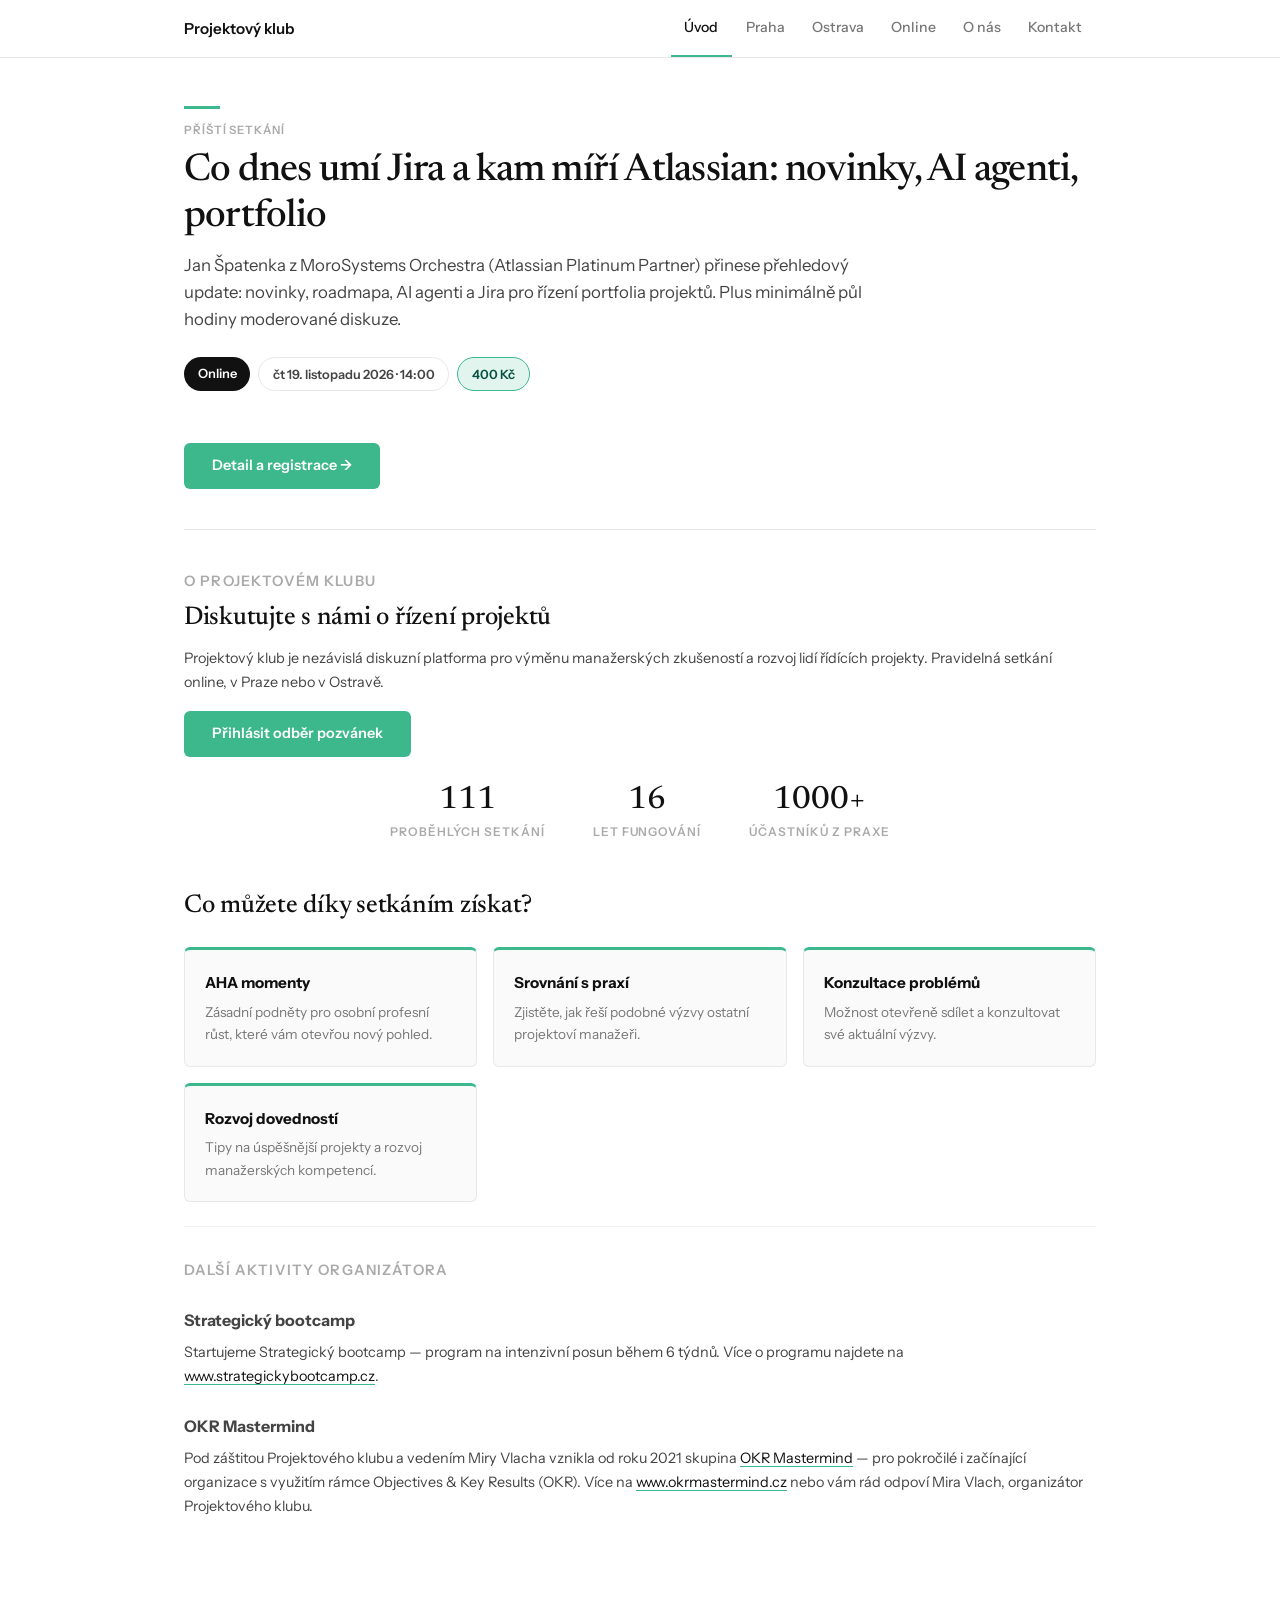
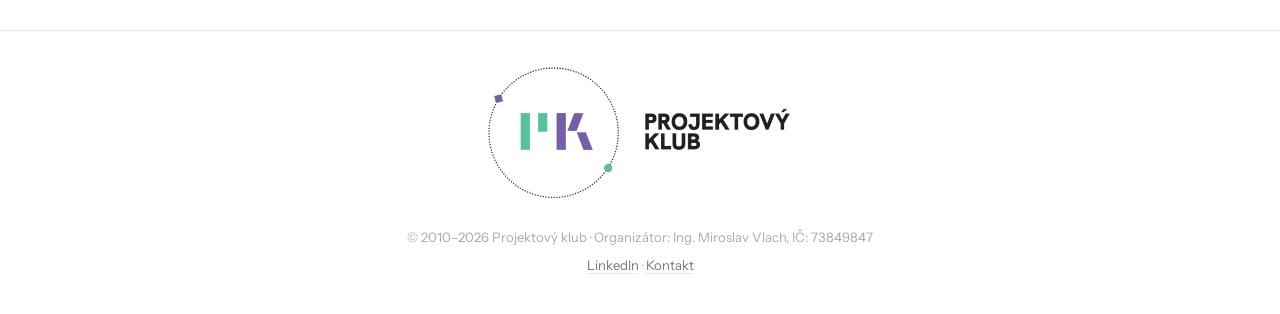
<file: index.html>
<!DOCTYPE html>
<html lang="cs">
<head>
  <meta charset="UTF-8">
  <meta name="viewport" content="width=device-width, initial-scale=1.0">
  <title>Projektový klub — Diskuzní platforma o řízení projektů</title>
  <meta name="description" content="Projektový klub je nezávislou diskuzní platformou pro výměnu manažerských zkušeností a rozvoj lidí řídících projekty. Setkání online, v Praze a Ostravě.">
  <meta property="og:title" content="Projektový klub">
  <meta property="og:description" content="Projektový klub je nezávislá diskuzní platforma pro výměnu manažerských zkušeností a rozvoj lidí řídících projekty. Pravidelná setkání online, v Praze a v Ostravě.">
  <meta property="og:url" content="https://projektovyklub.cz/">
  <link rel="canonical" href="https://projektovyklub.cz/">
  <meta property="og:image" content="https://projektovyklub.cz/img/og-default.png">
  <meta property="og:image:width" content="1200">
  <meta property="og:image:height" content="630">
  <meta property="og:image:alt" content="Projektový klub — diskuzní platforma o řízení projektů">
  <meta property="og:type" content="website">
  <meta property="og:site_name" content="Projektový klub">
  <meta name="twitter:card" content="summary_large_image">
  <link href="https://fonts.googleapis.com/css2?family=Instrument+Sans:wght@400;500;600;700&family=Newsreader:opsz,wght@6..72,400;6..72,500;6..72,600&display=swap" rel="stylesheet">
  <link rel="icon" href="img/favicon.ico" sizes="any">
  <link rel="icon" href="img/favicon-32x32.png" type="image/png" sizes="32x32">
  <link rel="apple-touch-icon" href="img/apple-touch-icon.png">
  <link rel="stylesheet" href="css/style.css">
</head>
<body>

  <header class="site-header">
    <div class="header-inner">
      <a href="/" class="site-logo">Projektový klub</a>
      <button class="nav-toggle" aria-label="Menu">
        <span></span><span></span><span></span>
      </button>
      <nav class="main-nav">
        <ul>
          <li><a href="/" class="active">Úvod</a></li>
          <li><a href="praha">Praha</a></li>
          <li><a href="ostrava">Ostrava</a></li>
          <li><a href="online">Online</a></li>
          <li><a href="o-nas">O nás</a></li>
          <li><a href="kontakt">Kontakt</a></li>
        </ul>
      </nav>
    </div>
  </header>

  <div class="page-header">
    <hr class="accent-line">
    <p class="eyebrow">Příští setkání</p>
    <h1><a href="online" style="text-decoration: none; color: var(--ink);">Co dnes umí Jira a&nbsp;kam míří Atlassian: novinky, AI agenti, portfolio</a></h1>
    <p class="lede">Jan Špatenka z MoroSystems Orchestra (Atlassian Platinum Partner) přinese přehledový update: novinky, roadmapa, AI agenti a Jira pro řízení portfolia projektů. Plus minimálně půl hodiny moderované diskuze.</p>
    <div class="chips">
      <span class="chip chip-dark">Online</span>
      <span class="chip chip-outline">čt 19. listopadu 2026 · 14:00</span>
      <span class="chip chip-teal">400 Kč</span>
    </div>
    <a href="online" class="btn btn-primary" style="margin-top: 1.25rem;">Detail a registrace →</a>
  </div>

  <main class="content">

    <hr style="border: none; border-top: 1px solid var(--border); margin: 0 0 2.5rem;">

    <p class="eyebrow" style="margin-bottom: 0.5rem;">O Projektovém klubu</p>
    <h2 style="margin-top: 0;">Diskutujte s&nbsp;námi o&nbsp;řízení projektů</h2>
    <p>Projektový klub je nezávislá diskuzní platforma pro výměnu manažerských zkušeností a rozvoj lidí řídících projekty. Pravidelná setkání online, v&nbsp;Praze nebo v&nbsp;Ostravě.</p>
    <a href="kontakt" class="btn btn-primary">Přihlásit odběr pozvánek</a>

    <div class="stats-row">
      <div class="stat"><span class="stat-number">111</span><span class="stat-label">proběhlých setkání</span></div>
      <div class="stat"><span class="stat-number">16</span><span class="stat-label">let fungování</span></div>
      <div class="stat"><span class="stat-number">1000+</span><span class="stat-label">účastníků z praxe</span></div>
    </div>

    <h2>Co můžete díky setkáním získat?</h2>

    <div class="benefits-grid">
      <div class="benefit-item">
        <h3>AHA momenty</h3>
        <p>Zásadní podněty pro osobní profesní růst, které vám otevřou nový pohled.</p>
      </div>
      <div class="benefit-item">
        <h3>Srovnání s praxí</h3>
        <p>Zjistěte, jak řeší podobné výzvy ostatní projektoví manažeři.</p>
      </div>
      <div class="benefit-item">
        <h3>Konzultace problémů</h3>
        <p>Možnost otevřeně sdílet a konzultovat své aktuální výzvy.</p>
      </div>
      <div class="benefit-item">
        <h3>Rozvoj dovedností</h3>
        <p>Tipy na úspěšnější projekty a rozvoj manažerských kompetencí.</p>
      </div>
    </div>

    <p class="section-label">Další aktivity organizátora</p>

    <h3 style="color: var(--ink-mid);">Strategický bootcamp</h3>
    <p>Startujeme Strategický bootcamp — program na intenzivní posun během 6 týdnů. Více o programu najdete na <a href="http://www.strategickybootcamp.cz" target="_blank" rel="noopener">www.strategickybootcamp.cz</a>.</p>

    <h3 style="color: var(--ink-mid);">OKR Mastermind</h3>
    <p>Pod záštitou Projektového klubu a vedením Miry Vlacha vznikla od roku 2021 skupina <a href="https://www.okrmastermind.cz/" target="_blank" rel="noopener">OKR Mastermind</a> — pro pokročilé i začínající organizace s využitím rámce Objectives &amp; Key Results (OKR). Více na <a href="https://www.okrmastermind.cz/" target="_blank" rel="noopener">www.okrmastermind.cz</a> nebo vám rád odpoví Mira Vlach, organizátor Projektového klubu.</p>

  </main>

  <footer class="site-footer">
    <div class="footer-inner">
      <img src="img/logo-basic-PK-min.png" alt="Projektový klub" style="height: 140px; display: block; margin: 0 auto 1.5rem;">
      <p>&copy; 2010–2026 Projektový klub · Organizátor: Ing. Miroslav Vlach, IČ: 73849847</p>
      <p><a href="https://www.linkedin.com/company/projektovy-klub/" target="_blank" rel="noopener">LinkedIn</a> · <a href="kontakt">Kontakt</a></p>
    </div>
  </footer>

  <script src="js/main.js"></script>
</body>
</html>
</file>
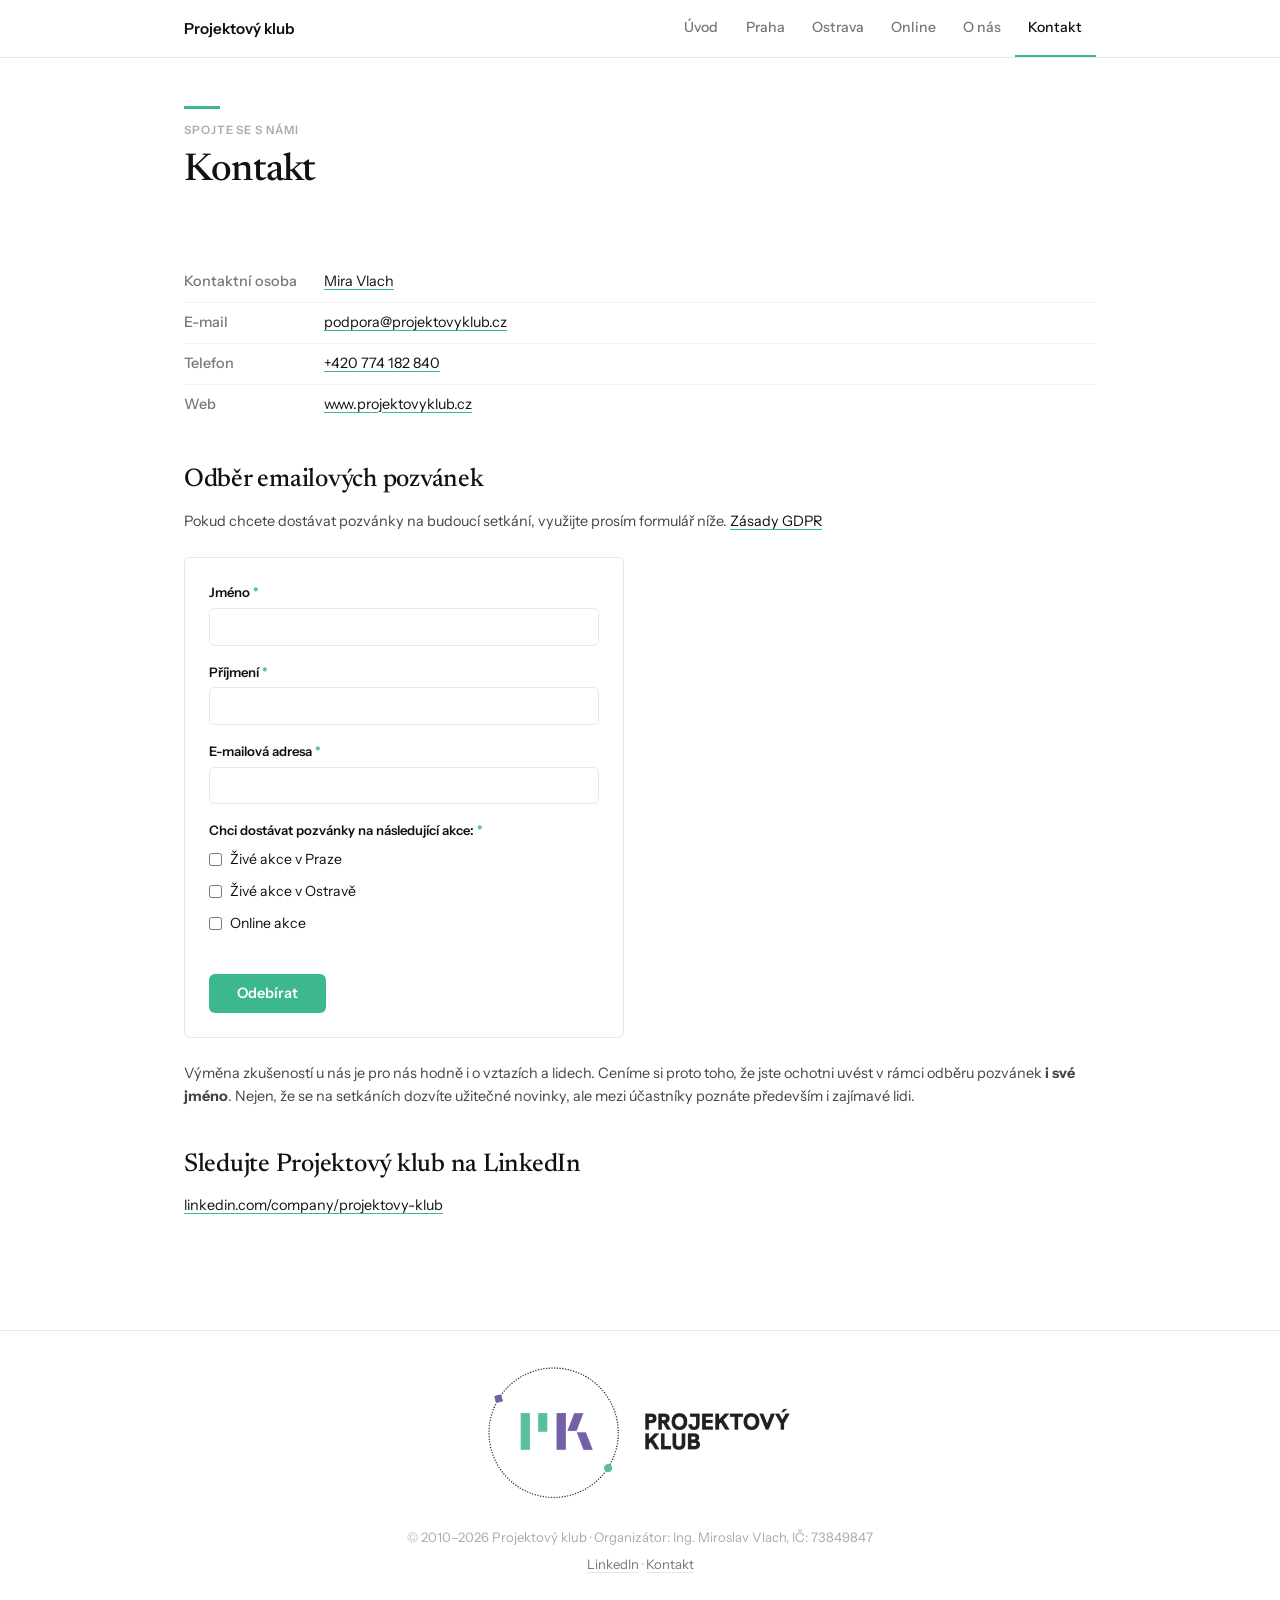
<file: kontakt.html>
<!DOCTYPE html>
<html lang="cs">
<head>
  <meta charset="UTF-8">
  <meta name="viewport" content="width=device-width, initial-scale=1.0">
  <title>Kontakt — Projektový klub</title>
  <meta name="description" content="Kontaktní údaje Projektového klubu. Odběr emailových pozvánek na setkání.">
  <meta property="og:title" content="Projektový klub — Kontakt">
  <meta property="og:description" content="Kontakt na Projektový klub a přihlášení k odběru emailových pozvánek na setkání online, v Praze a v Ostravě. Ozvěte se organizátorovi Miru Vlachovi.">
  <meta property="og:url" content="https://projektovyklub.cz/kontakt">
  <link rel="canonical" href="https://projektovyklub.cz/kontakt">
  <meta property="og:image" content="https://projektovyklub.cz/img/og-default.png">
  <meta property="og:image:width" content="1200">
  <meta property="og:image:height" content="630">
  <meta property="og:image:alt" content="Projektový klub — diskuzní platforma o řízení projektů">
  <meta property="og:type" content="website">
  <meta property="og:site_name" content="Projektový klub">
  <meta name="twitter:card" content="summary_large_image">
  <link href="https://fonts.googleapis.com/css2?family=Instrument+Sans:wght@400;500;600;700&family=Newsreader:opsz,wght@6..72,400;6..72,500;6..72,600&display=swap" rel="stylesheet">
  <link rel="icon" href="img/favicon.ico" sizes="any">
  <link rel="icon" href="img/favicon-32x32.png" type="image/png" sizes="32x32">
  <link rel="apple-touch-icon" href="img/apple-touch-icon.png">
  <link rel="stylesheet" href="css/style.css">
</head>
<body>

  <header class="site-header">
    <div class="header-inner">
      <a href="/" class="site-logo">Projektový klub</a>
      <button class="nav-toggle" aria-label="Menu">
        <span></span><span></span><span></span>
      </button>
      <nav class="main-nav">
        <ul>
          <li><a href="/">Úvod</a></li>
          <li><a href="praha">Praha</a></li>
          <li><a href="ostrava">Ostrava</a></li>
          <li><a href="online">Online</a></li>
          <li><a href="o-nas">O nás</a></li>
          <li><a href="kontakt" class="active">Kontakt</a></li>
        </ul>
      </nav>
    </div>
  </header>

  <div class="page-header">
    <hr class="accent-line">
    <p class="eyebrow">Spojte se s námi</p>
    <h1>Kontakt</h1>
  </div>

  <main class="content">

    <div class="info-table" style="margin-bottom: 2rem;">
      <div class="info-row">
        <span class="info-label">Kontaktní osoba</span>
        <span class="info-value"><a href="http://www.skolenipm.cz/" target="_blank" rel="noopener">Mira Vlach</a></span>
      </div>
      <div class="info-row">
        <span class="info-label">E-mail</span>
        <span class="info-value"><a href="mailto:podpora@projektovyklub.cz">podpora@projektovyklub.cz</a></span>
      </div>
      <div class="info-row">
        <span class="info-label">Telefon</span>
        <span class="info-value"><a href="tel:+420774182840">+420 774 182 840</a></span>
      </div>
      <div class="info-row">
        <span class="info-label">Web</span>
        <span class="info-value"><a href="https://www.projektovyklub.cz" target="_blank" rel="noopener">www.projektovyklub.cz</a></span>
      </div>
    </div>

    <h2>Odběr emailových pozvánek</h2>

    <p>Pokud chcete dostávat pozvánky na budoucí setkání, využijte prosím formulář níže. <a href="https://docs.google.com/document/d/1GPNy4386yZ_0MS69yGr_9smS4S6Z56MGbb0OvNmY8_Q/edit?usp=sharing" target="_blank" rel="noopener">Zásady GDPR</a></p>

    <!-- SmartEmailing formulář -->
    <div class="form-wrapper">
      <form
        method="post"
        id="se-webform-1"
        class="se-webform-1 se-webform"
        action="https://app.smartemailing.cz/public/web-forms-v2/display-form/676293-pz82grjhw5m6copas0gkx02xqtptvxxocfm0b859zkbeqabinp8morokcibjm8idnpuqn9nham2w5znbnmkomrtr8qu48ud4qznc"
      >
        <div class="se-webform-inner">
          <div class="se-body">
            <ul>
              <li>
                <label for="frm-webFormHtmlRenderer-webFormForm-fields-df_name" class="se-label se-required">Jméno</label>
                <input type="text" name="fields[df_name]" id="frm-webFormHtmlRenderer-webFormForm-fields-df_name" required data-nette-rules='[{"op":":filled","msg":"Jméno je povinné pole"}]'>
              </li>
              <li>
                <label for="frm-webFormHtmlRenderer-webFormForm-fields-df_surname" class="se-label se-required">Příjmení</label>
                <input type="text" name="fields[df_surname]" id="frm-webFormHtmlRenderer-webFormForm-fields-df_surname" required data-nette-rules='[{"op":":filled","msg":"Příjmení je povinné pole"}]'>
              </li>
              <li>
                <label for="frm-webFormHtmlRenderer-webFormForm-fields-df_emailaddress" class="se-label se-required">E-mailová adresa</label>
                <input type="email" name="fields[df_emailaddress]" data-emailaddress="1" id="frm-webFormHtmlRenderer-webFormForm-fields-df_emailaddress" required data-nette-rules='[{"op":":filled","msg":"E-mailová adresa je povinné pole."},{"op":":email","msg":"E-mailová adresa je povinné pole."}]'>
              </li>
              <li>
                <label class="se-label se-required">Chci dostávat pozvánky na následující akce:</label>
                <label for="frm-webFormHtmlRenderer-webFormForm-fields-cf_1-1" class="se-checkbox">
                  <input type="checkbox" name="fields[cf_1][]" id="frm-webFormHtmlRenderer-webFormForm-fields-cf_1-1" value="1">
                  Živé akce v Praze
                </label>
                <label for="frm-webFormHtmlRenderer-webFormForm-fields-cf_1-4" class="se-checkbox">
                  <input type="checkbox" name="fields[cf_1][]" id="frm-webFormHtmlRenderer-webFormForm-fields-cf_1-4" value="4">
                  Živé akce v Ostravě
                </label>
                <label for="frm-webFormHtmlRenderer-webFormForm-fields-cf_1-7" class="se-checkbox">
                  <input type="checkbox" name="fields[cf_1][]" id="frm-webFormHtmlRenderer-webFormForm-fields-cf_1-7" value="7">
                  Online akce
                </label>
              </li>
            </ul>
          </div>
          <div class="se-submit">
            <button type="submit" name="_submit" value="Odebírat">Odebírat</button>
          </div>
        </div>
        <input type="hidden" name="referrer" id="se-ref-field-id" value="">
        <input type="hidden" name="sessionid" id="se-sessionid-field" value="">
        <input type="hidden" name="sessionUid" id="se-sessionUid-field" value="">
        <input type="hidden" name="_do" value="webFormHtmlRenderer-webFormForm-submit">
      </form>
    </div>

    <!-- SmartEmailing JS pro validaci a autocomplete emailu -->
    <script>
      var __awaiter = (this && this.__awaiter) || function (thisArg, _arguments, P, generator) {
        function adopt(value) { return value instanceof P ? value : new P(function (resolve) { resolve(value); }); }
        return new (P || (P = Promise))(function (resolve, reject) {
          function fulfilled(value) { try { step(generator.next(value)); } catch (e) { reject(e); } }
          function rejected(value) { try { step(generator["throw"](value)); } catch (e) { reject(e); } }
          function step(result) { result.done ? resolve(result.value) : adopt(result.value).then(fulfilled, rejected); }
          step((generator = generator.apply(thisArg, _arguments || [])).next());
        });
      };

      // Referrer tracking
      (function() {
        var refField = document.getElementById('se-ref-field-id');
        if (refField) refField.value = document.referrer || '';
      })();
    </script>

    <p>Výměna zkušeností u nás je pro nás hodně i o vztazích a lidech. Ceníme si proto toho, že jste ochotni uvést v rámci odběru pozvánek <strong>i své jméno</strong>. Nejen, že se na setkáních dozvíte užitečné novinky, ale mezi účastníky poznáte především i zajímavé lidi.</p>

    <h2>Sledujte Projektový klub na LinkedIn</h2>
    <p><a href="https://www.linkedin.com/company/projektovy-klub/" target="_blank" rel="noopener">linkedin.com/company/projektovy-klub</a></p>

  </main>

  <footer class="site-footer">
    <div class="footer-inner">
      <img src="img/logo-basic-PK-min.png" alt="Projektový klub" style="height: 140px; display: block; margin: 0 auto 1.5rem;">
      <p>&copy; 2010–2026 Projektový klub · Organizátor: Ing. Miroslav Vlach, IČ: 73849847</p>
      <p><a href="https://www.linkedin.com/company/projektovy-klub/" target="_blank" rel="noopener">LinkedIn</a> · <a href="kontakt">Kontakt</a></p>
    </div>
  </footer>

  <script src="js/main.js"></script>
</body>
</html>
</file>
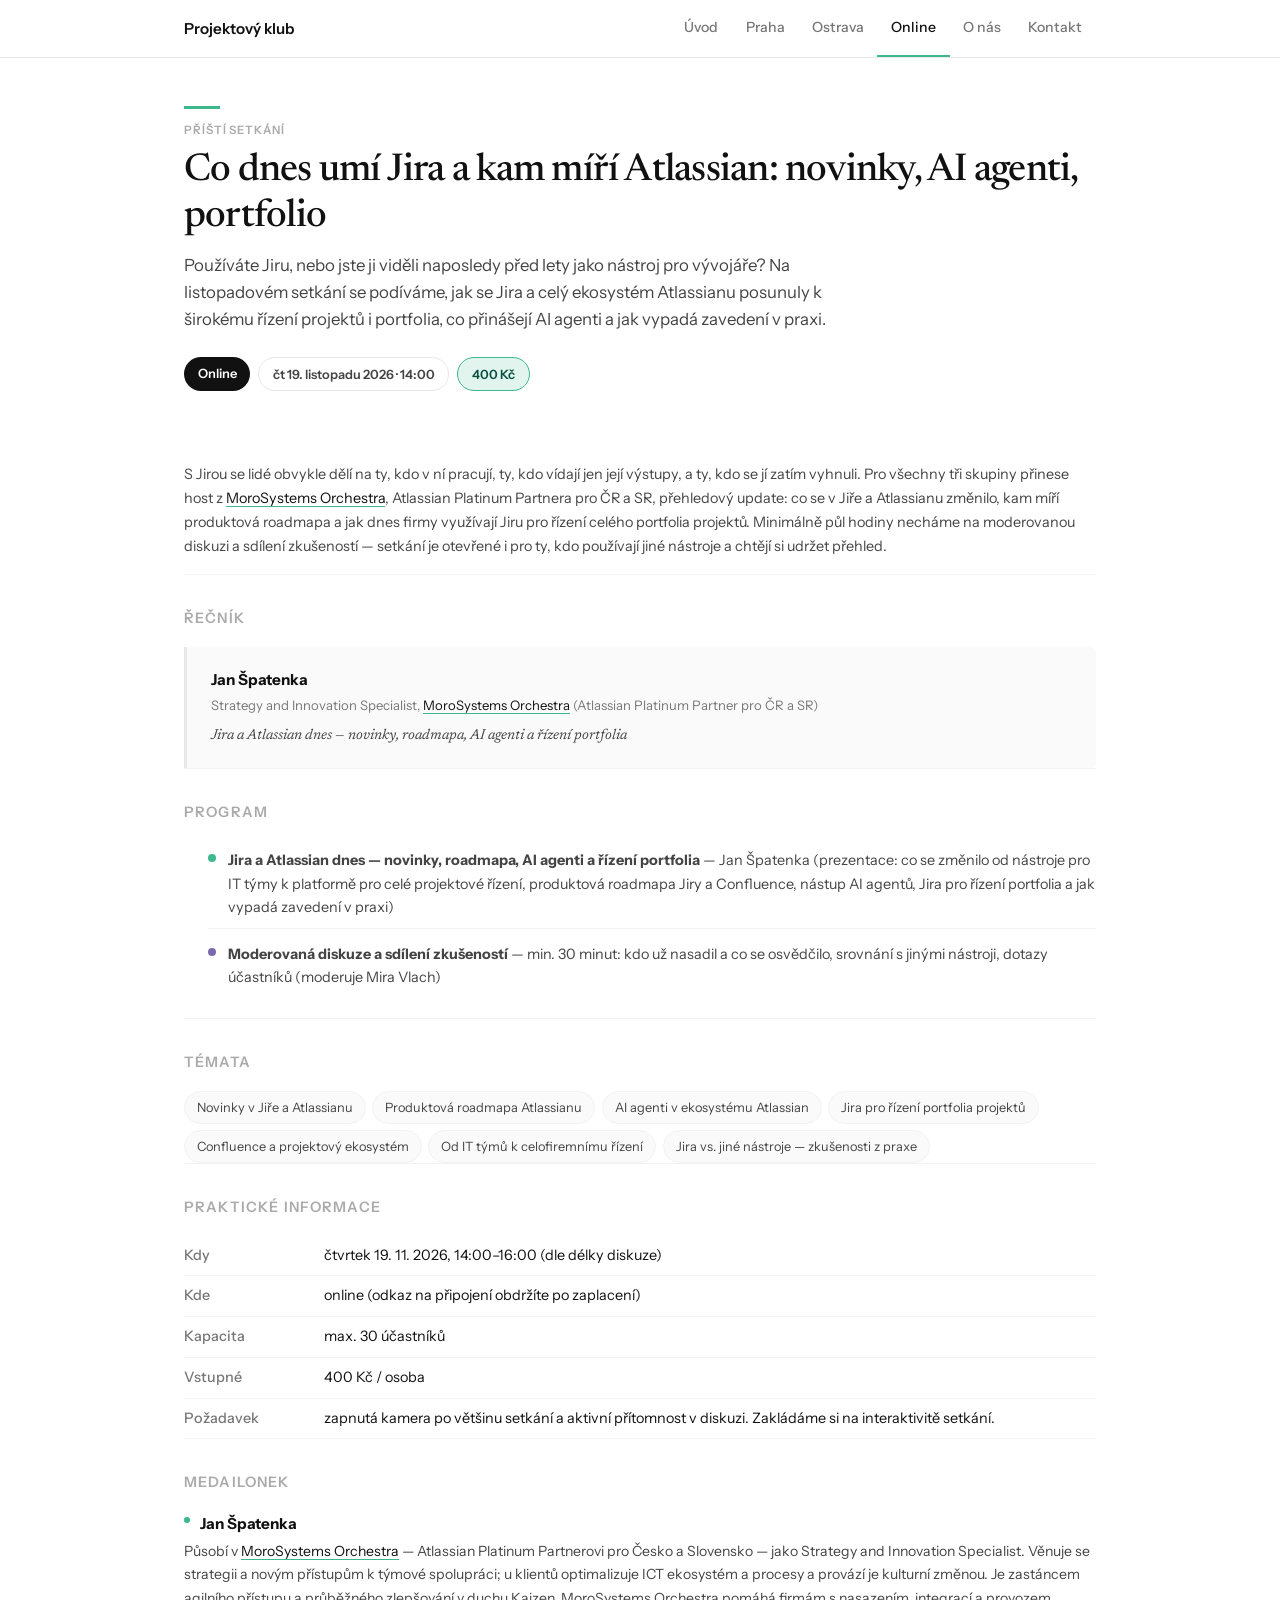
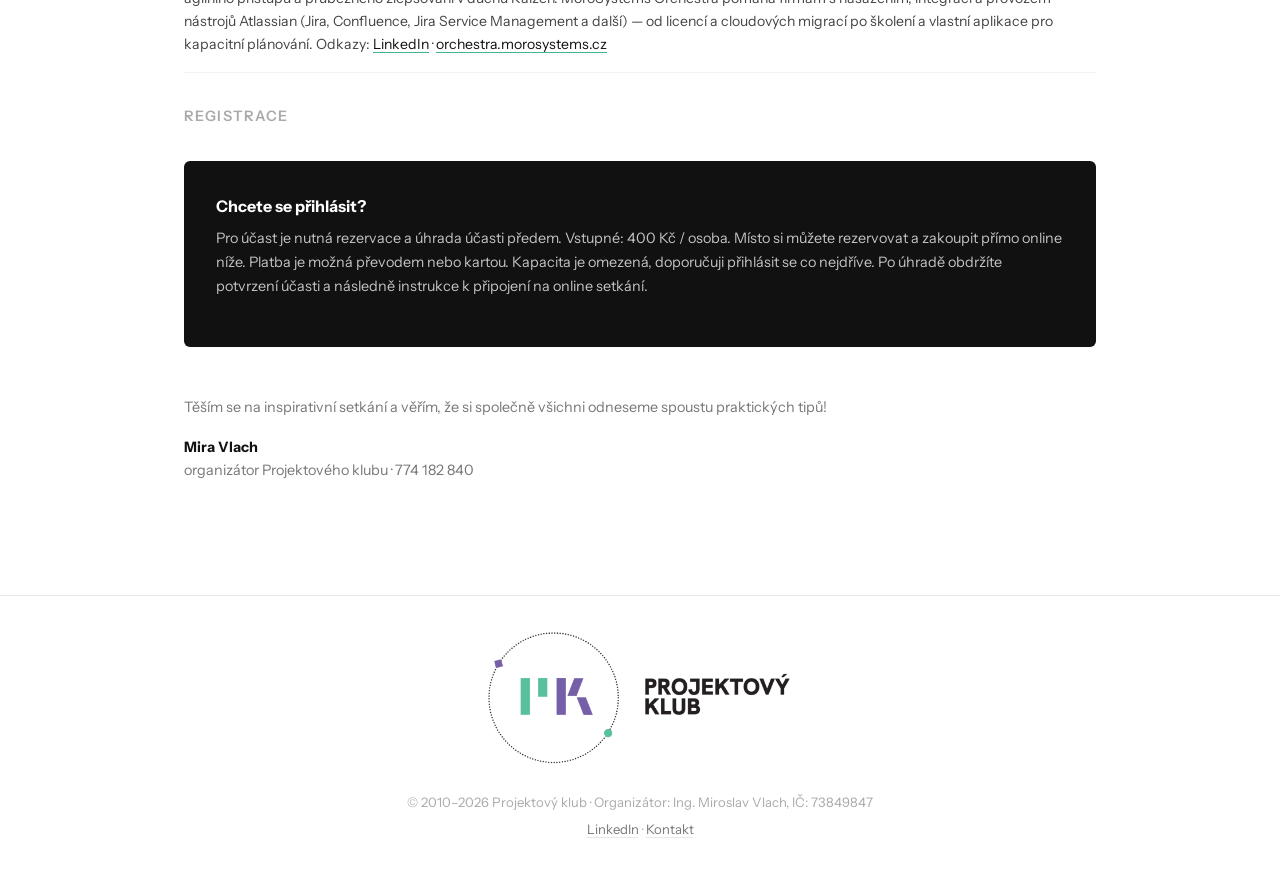
<file: online.html>
<!DOCTYPE html>
<html lang="cs">
<head>
  <meta charset="UTF-8">
  <meta name="viewport" content="width=device-width, initial-scale=1.0">
  <title>Online webináře — Projektový klub</title>
  <meta name="description" content="Online webináře Projektového klubu. Nejbližší setkání: 19. 11. 2026 — Co dnes umí Jira a kam míří Atlassian: novinky, AI agenti, portfolio. Host Jan Špatenka, MoroSystems Orchestra.">
  <meta property="og:title" content="Projektový klub — Online setkání">
  <meta property="og:description" content="Online setkání Projektového klubu — komorní moderované diskuze o řízení projektů, strategii a praxi. Aktuální téma a registraci najdete na stránce.">
  <meta property="og:url" content="https://projektovyklub.cz/online">
  <link rel="canonical" href="https://projektovyklub.cz/online">
  <meta property="og:image" content="https://projektovyklub.cz/img/og-default.png">
  <meta property="og:image:width" content="1200">
  <meta property="og:image:height" content="630">
  <meta property="og:image:alt" content="Projektový klub — diskuzní platforma o řízení projektů">
  <meta property="og:type" content="website">
  <meta property="og:site_name" content="Projektový klub">
  <meta name="twitter:card" content="summary_large_image">
  <link href="https://fonts.googleapis.com/css2?family=Instrument+Sans:wght@400;500;600;700&family=Newsreader:opsz,wght@6..72,400;6..72,500;6..72,600&display=swap" rel="stylesheet">
  <link rel="icon" href="img/favicon.ico" sizes="any">
  <link rel="icon" href="img/favicon-32x32.png" type="image/png" sizes="32x32">
  <link rel="apple-touch-icon" href="img/apple-touch-icon.png">
  <link rel="stylesheet" href="css/style.css">
</head>
<body>

  <header class="site-header">
    <div class="header-inner">
      <a href="/" class="site-logo">Projektový klub</a>
      <button class="nav-toggle" aria-label="Menu">
        <span></span><span></span><span></span>
      </button>
      <nav class="main-nav">
        <ul>
          <li><a href="/">Úvod</a></li>
          <li><a href="praha">Praha</a></li>
          <li><a href="ostrava">Ostrava</a></li>
          <li><a href="online" class="active">Online</a></li>
          <li><a href="o-nas">O nás</a></li>
          <li><a href="kontakt">Kontakt</a></li>
        </ul>
      </nav>
    </div>
  </header>

  <div class="page-header">
    <hr class="accent-line">
    <p class="eyebrow">Příští setkání</p>
    <h1>Co dnes umí Jira a&nbsp;kam míří Atlassian: novinky, AI agenti, portfolio</h1>
    <p class="lede">Používáte Jiru, nebo jste ji viděli naposledy před lety jako nástroj pro vývojáře? Na listopadovém setkání se podíváme, jak se Jira a celý ekosystém Atlassianu posunuly k širokému řízení projektů i portfolia, co přinášejí AI agenti a jak vypadá zavedení v praxi.</p>
    <div class="chips">
      <span class="chip chip-dark">Online</span>
      <span class="chip chip-outline">čt 19. listopadu 2026 · 14:00</span>
      <span class="chip chip-teal">400 Kč</span>
    </div>
  </div>

  <main class="content">

    <p>S Jirou se lidé obvykle dělí na ty, kdo v ní pracují, ty, kdo vídají jen její výstupy, a ty, kdo se jí zatím vyhnuli. Pro všechny tři skupiny přinese host z <a href="https://orchestra.morosystems.cz/" target="_blank" rel="noopener">MoroSystems Orchestra</a>, Atlassian Platinum Partnera pro ČR a SR, přehledový update: co se v Jiře a Atlassianu změnilo, kam míří produktová roadmapa a jak dnes firmy využívají Jiru pro řízení celého portfolia projektů. Minimálně půl hodiny necháme na moderovanou diskuzi a sdílení zkušeností — setkání je otevřené i pro ty, kdo používají jiné nástroje a chtějí si udržet přehled.</p>

    <p class="section-label">Řečník</p>
    <div class="speakers-grid">
      <div class="speaker-card">
        <div class="speaker-name">Jan Špatenka</div>
        <div class="speaker-role">Strategy and Innovation Specialist, <a href="https://orchestra.morosystems.cz/" target="_blank" rel="noopener">MoroSystems Orchestra</a> (Atlassian Platinum Partner pro ČR a SR)</div>
        <div class="speaker-talk">Jira a Atlassian dnes — novinky, roadmapa, AI agenti a řízení portfolia</div>
      </div>
    </div>

    <p class="section-label">Program</p>
    <ul class="program-list">
      <li><strong>Jira a Atlassian dnes — novinky, roadmapa, AI agenti a řízení portfolia</strong> — Jan Špatenka (prezentace: co se změnilo od nástroje pro IT týmy k platformě pro celé projektové řízení, produktová roadmapa Jiry a Confluence, nástup AI agentů, Jira pro řízení portfolia a jak vypadá zavedení v praxi)</li>
      <li class="purple"><strong>Moderovaná diskuze a sdílení zkušeností</strong> — min. 30 minut: kdo už nasadil a co se osvědčilo, srovnání s jinými nástroji, dotazy účastníků (moderuje Mira Vlach)</li>
    </ul>

    <p class="section-label">Témata</p>
    <div class="topic-tags">
      <span class="topic-tag">Novinky v Jiře a Atlassianu</span>
      <span class="topic-tag">Produktová roadmapa Atlassianu</span>
      <span class="topic-tag">AI agenti v ekosystému Atlassian</span>
      <span class="topic-tag">Jira pro řízení portfolia projektů</span>
      <span class="topic-tag">Confluence a projektový ekosystém</span>
      <span class="topic-tag">Od IT týmů k celofiremnímu řízení</span>
      <span class="topic-tag">Jira vs. jiné nástroje — zkušenosti z praxe</span>
    </div>

    <p class="section-label">Praktické informace</p>
    <div class="info-table">
      <div class="info-row">
        <span class="info-label">Kdy</span>
        <span class="info-value">čtvrtek 19. 11. 2026, 14:00–16:00 (dle délky diskuze)</span>
      </div>
      <div class="info-row">
        <span class="info-label">Kde</span>
        <span class="info-value">online (odkaz na připojení obdržíte po zaplacení)</span>
      </div>
      <div class="info-row">
        <span class="info-label">Kapacita</span>
        <span class="info-value">max. 30 účastníků</span>
      </div>
      <div class="info-row">
        <span class="info-label">Vstupné</span>
        <span class="info-value">400 Kč / osoba</span>
      </div>
      <div class="info-row">
        <span class="info-label">Požadavek</span>
        <span class="info-value">zapnutá kamera po většinu setkání a aktivní přítomnost v diskuzi. Zakládáme si na interaktivitě setkání.</span>
      </div>
    </div>

    <p class="section-label">Medailonek</p>
    <div class="bio">
      <div class="bio-name">Jan Špatenka</div>
      <p>Působí v <a href="https://orchestra.morosystems.cz/" target="_blank" rel="noopener">MoroSystems Orchestra</a> — Atlassian Platinum Partnerovi pro Česko a Slovensko — jako Strategy and Innovation Specialist. Věnuje se strategii a novým přístupům k týmové spolupráci; u klientů optimalizuje ICT ekosystém a procesy a provází je kulturní změnou. Je zastáncem agilního přístupu a průběžného zlepšování v duchu Kaizen. MoroSystems Orchestra pomáhá firmám s nasazením, integrací a provozem nástrojů Atlassian (Jira, Confluence, Jira Service Management a další) — od licencí a cloudových migrací po školení a vlastní aplikace pro kapacitní plánování. Odkazy: <a href="https://www.linkedin.com/in/jan-spatenka-a31181126/" target="_blank" rel="noopener">LinkedIn</a> · <a href="https://orchestra.morosystems.cz/" target="_blank" rel="noopener">orchestra.morosystems.cz</a></p>
    </div>

    <p class="section-label">Registrace</p>
    <div class="cta-block">
      <h3>Chcete se přihlásit?</h3>
      <p>Pro účast je nutná rezervace a úhrada účasti předem. Vstupné: 400 Kč / osoba. Místo si můžete rezervovat a zakoupit přímo online níže. Platba je možná převodem nebo kartou. Kapacita je omezená, doporučuji přihlásit se co nejdříve. Po úhradě obdržíte potvrzení účasti a následně instrukce k připojení na online setkání.</p>
    </div>

    <!-- FAPI registrační/platební formulář -->
    <script type="text/javascript" src="https://form.fapi.cz/script.php?id=4619387c-121b-4730-b55f-bc7c3ff9aa24"></script>

    <div class="cta-signature" style="margin-top: 1.5rem; font-size: 0.88rem; color: var(--ink-soft);">
      <p>Těším se na inspirativní setkání a věřím, že si společně všichni odneseme spoustu praktických tipů!</p>
      <p><strong style="color: var(--ink);">Mira Vlach</strong><br>organizátor Projektového klubu · 774 182 840</p>
    </div>

  </main>

  <footer class="site-footer">
    <div class="footer-inner">
      <img src="img/logo-basic-PK-min.png" alt="Projektový klub" style="height: 140px; display: block; margin: 0 auto 1.5rem;">
      <p>&copy; 2010–2026 Projektový klub · Organizátor: Ing. Miroslav Vlach, IČ: 73849847</p>
      <p><a href="https://www.linkedin.com/company/projektovy-klub/" target="_blank" rel="noopener">LinkedIn</a> · <a href="kontakt">Kontakt</a></p>
    </div>
  </footer>

  <script src="js/main.js"></script>
</body>
</html>
</file>
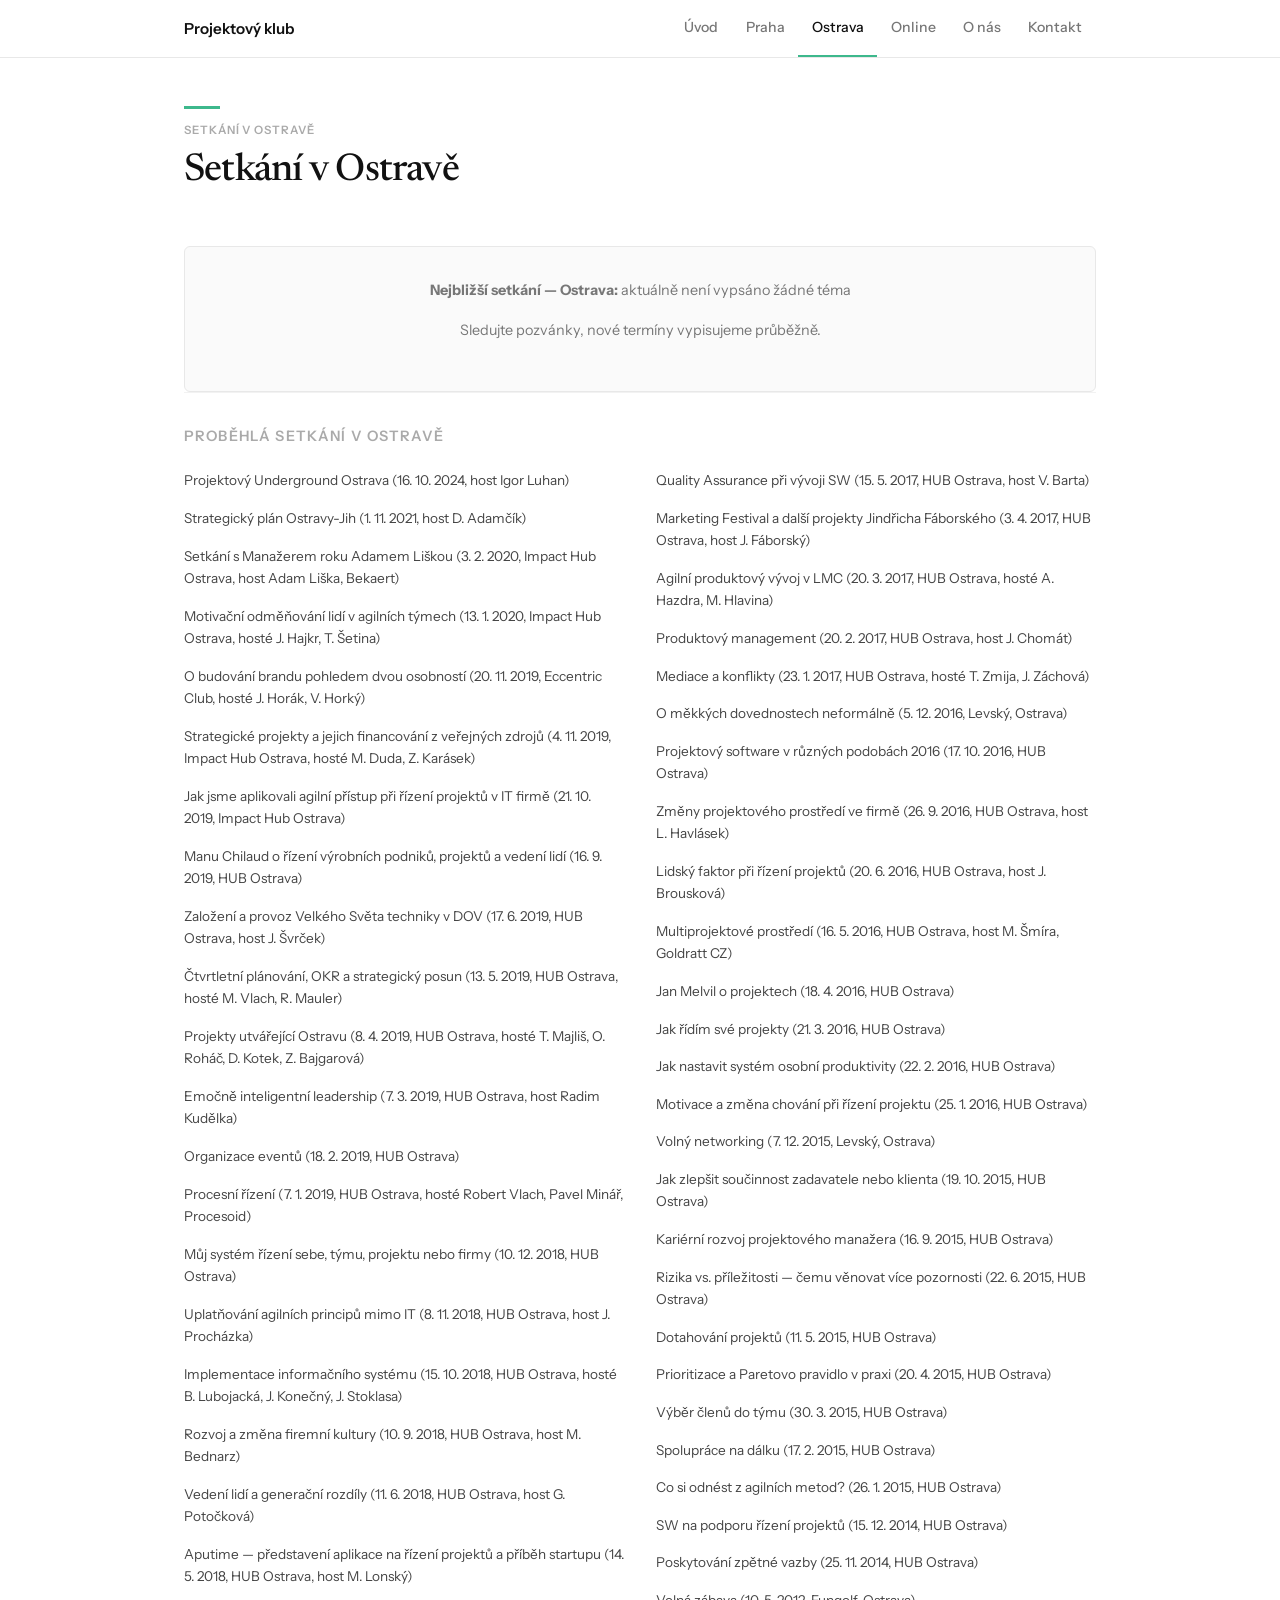
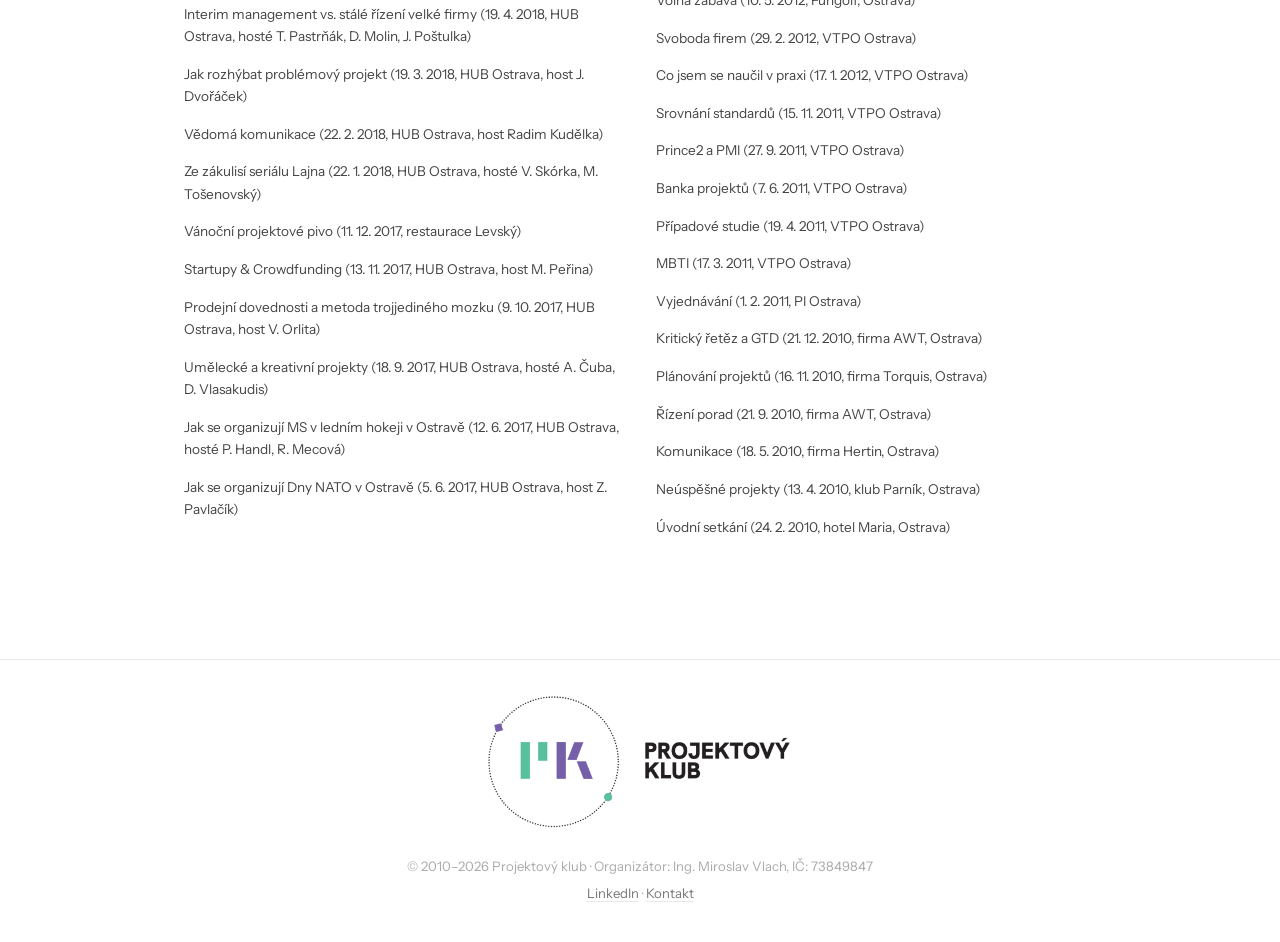
<file: ostrava.html>
<!DOCTYPE html>
<html lang="cs">
<head>
  <meta charset="UTF-8">
  <meta name="viewport" content="width=device-width, initial-scale=1.0">
  <title>Ostrava — Projektový klub</title>
  <meta name="description" content="Setkání Projektového klubu v Ostravě. Termíny, témata a informace o ostravských setkáních.">
  <meta property="og:title" content="Projektový klub — Ostrava">
  <meta property="og:description" content="Setkání Projektového klubu v Ostravě — přehled proběhlých ostravských setkání, jejich témata a hosté. Nové termíny vypisujeme průběžně, sledujte pozvánky.">
  <meta property="og:url" content="https://projektovyklub.cz/ostrava">
  <link rel="canonical" href="https://projektovyklub.cz/ostrava">
  <meta property="og:image" content="https://projektovyklub.cz/img/og-default.png">
  <meta property="og:image:width" content="1200">
  <meta property="og:image:height" content="630">
  <meta property="og:image:alt" content="Projektový klub — diskuzní platforma o řízení projektů">
  <meta property="og:type" content="website">
  <meta property="og:site_name" content="Projektový klub">
  <meta name="twitter:card" content="summary_large_image">
  <link href="https://fonts.googleapis.com/css2?family=Instrument+Sans:wght@400;500;600;700&family=Newsreader:opsz,wght@6..72,400;6..72,500;6..72,600&display=swap" rel="stylesheet">
  <link rel="icon" href="img/favicon.ico" sizes="any">
  <link rel="icon" href="img/favicon-32x32.png" type="image/png" sizes="32x32">
  <link rel="apple-touch-icon" href="img/apple-touch-icon.png">
  <link rel="stylesheet" href="css/style.css">
</head>
<body>

  <header class="site-header">
    <div class="header-inner">
      <a href="/" class="site-logo">Projektový klub</a>
      <button class="nav-toggle" aria-label="Menu">
        <span></span><span></span><span></span>
      </button>
      <nav class="main-nav">
        <ul>
          <li><a href="/">Úvod</a></li>
          <li><a href="praha">Praha</a></li>
          <li><a href="ostrava" class="active">Ostrava</a></li>
          <li><a href="online">Online</a></li>
          <li><a href="o-nas">O nás</a></li>
          <li><a href="kontakt">Kontakt</a></li>
        </ul>
      </nav>
    </div>
  </header>

  <div class="page-header">
    <hr class="accent-line">
    <p class="eyebrow">Setkání v Ostravě</p>
    <h1>Setkání v Ostravě</h1>
  </div>

  <main class="content">

    <div class="no-event">
      <p><strong>Nejbližší setkání — Ostrava:</strong> aktuálně není vypsáno žádné téma</p>
      <p>Sledujte pozvánky, nové termíny vypisujeme průběžně.</p>
    </div>

    <p class="section-label">Proběhlá setkání v Ostravě</p>

    <ul class="history-list" style="list-style: none; margin-left: 0; padding-left: 0;">
      <li>Projektový Underground Ostrava (16. 10. 2024, host Igor Luhan)</li>
      <li>Strategický plán Ostravy-Jih (1. 11. 2021, host D. Adamčík)</li>
      <li>Setkání s Manažerem roku Adamem Liškou (3. 2. 2020, Impact Hub Ostrava, host Adam Liška, Bekaert)</li>
      <li>Motivační odměňování lidí v agilních týmech (13. 1. 2020, Impact Hub Ostrava, hosté J. Hajkr, T. Šetina)</li>
      <li>O budování brandu pohledem dvou osobností (20. 11. 2019, Eccentric Club, hosté J. Horák, V. Horký)</li>
      <li>Strategické projekty a jejich financování z veřejných zdrojů (4. 11. 2019, Impact Hub Ostrava, hosté M. Duda, Z. Karásek)</li>
      <li>Jak jsme aplikovali agilní přístup při řízení projektů v IT firmě (21. 10. 2019, Impact Hub Ostrava)</li>
      <li>Manu Chilaud o řízení výrobních podniků, projektů a vedení lidí (16. 9. 2019, HUB Ostrava)</li>
      <li>Založení a provoz Velkého Světa techniky v DOV (17. 6. 2019, HUB Ostrava, host J. Švrček)</li>
      <li>Čtvrtletní plánování, OKR a strategický posun (13. 5. 2019, HUB Ostrava, hosté M. Vlach, R. Mauler)</li>
      <li>Projekty utvářející Ostravu (8. 4. 2019, HUB Ostrava, hosté T. Majliš, O. Roháč, D. Kotek, Z. Bajgarová)</li>
      <li>Emočně inteligentní leadership (7. 3. 2019, HUB Ostrava, host Radim Kudělka)</li>
      <li>Organizace eventů (18. 2. 2019, HUB Ostrava)</li>
      <li>Procesní řízení (7. 1. 2019, HUB Ostrava, hosté Robert Vlach, Pavel Minář, Procesoid)</li>
      <li>Můj systém řízení sebe, týmu, projektu nebo firmy (10. 12. 2018, HUB Ostrava)</li>
      <li>Uplatňování agilních principů mimo IT (8. 11. 2018, HUB Ostrava, host J. Procházka)</li>
      <li>Implementace informačního systému (15. 10. 2018, HUB Ostrava, hosté B. Lubojacká, J. Konečný, J. Stoklasa)</li>
      <li>Rozvoj a změna firemní kultury (10. 9. 2018, HUB Ostrava, host M. Bednarz)</li>
      <li>Vedení lidí a generační rozdíly (11. 6. 2018, HUB Ostrava, host G. Potočková)</li>
      <li>Aputime — představení aplikace na řízení projektů a příběh startupu (14. 5. 2018, HUB Ostrava, host M. Lonský)</li>
      <li>Interim management vs. stálé řízení velké firmy (19. 4. 2018, HUB Ostrava, hosté T. Pastrňák, D. Molin, J. Poštulka)</li>
      <li>Jak rozhýbat problémový projekt (19. 3. 2018, HUB Ostrava, host J. Dvořáček)</li>
      <li>Vědomá komunikace (22. 2. 2018, HUB Ostrava, host Radim Kudělka)</li>
      <li>Ze zákulisí seriálu Lajna (22. 1. 2018, HUB Ostrava, hosté V. Skórka, M. Tošenovský)</li>
      <li>Vánoční projektové pivo (11. 12. 2017, restaurace Levský)</li>
      <li>Startupy &amp; Crowdfunding (13. 11. 2017, HUB Ostrava, host M. Peřina)</li>
      <li>Prodejní dovednosti a metoda trojjediného mozku (9. 10. 2017, HUB Ostrava, host V. Orlita)</li>
      <li>Umělecké a kreativní projekty (18. 9. 2017, HUB Ostrava, hosté A. Čuba, D. Vlasakudis)</li>
      <li>Jak se organizují MS v ledním hokeji v Ostravě (12. 6. 2017, HUB Ostrava, hosté P. Handl, R. Mecová)</li>
      <li>Jak se organizují Dny NATO v Ostravě (5. 6. 2017, HUB Ostrava, host Z. Pavlačík)</li>
      <li>Quality Assurance při vývoji SW (15. 5. 2017, HUB Ostrava, host V. Barta)</li>
      <li>Marketing Festival a další projekty Jindřicha Fáborského (3. 4. 2017, HUB Ostrava, host J. Fáborský)</li>
      <li>Agilní produktový vývoj v LMC (20. 3. 2017, HUB Ostrava, hosté A. Hazdra, M. Hlavina)</li>
      <li>Produktový management (20. 2. 2017, HUB Ostrava, host J. Chomát)</li>
      <li>Mediace a konflikty (23. 1. 2017, HUB Ostrava, hosté T. Zmija, J. Záchová)</li>
      <li>O měkkých dovednostech neformálně (5. 12. 2016, Levský, Ostrava)</li>
      <li>Projektový software v různých podobách 2016 (17. 10. 2016, HUB Ostrava)</li>
      <li>Změny projektového prostředí ve firmě (26. 9. 2016, HUB Ostrava, host L. Havlásek)</li>
      <li>Lidský faktor při řízení projektů (20. 6. 2016, HUB Ostrava, host J. Brousková)</li>
      <li>Multiprojektové prostředí (16. 5. 2016, HUB Ostrava, host M. Šmíra, Goldratt CZ)</li>
      <li>Jan Melvil o projektech (18. 4. 2016, HUB Ostrava)</li>
      <li>Jak řídím své projekty (21. 3. 2016, HUB Ostrava)</li>
      <li>Jak nastavit systém osobní produktivity (22. 2. 2016, HUB Ostrava)</li>
      <li>Motivace a změna chování při řízení projektu (25. 1. 2016, HUB Ostrava)</li>
      <li>Volný networking (7. 12. 2015, Levský, Ostrava)</li>
      <li>Jak zlepšit součinnost zadavatele nebo klienta (19. 10. 2015, HUB Ostrava)</li>
      <li>Kariérní rozvoj projektového manažera (16. 9. 2015, HUB Ostrava)</li>
      <li>Rizika vs. příležitosti — čemu věnovat více pozornosti (22. 6. 2015, HUB Ostrava)</li>
      <li>Dotahování projektů (11. 5. 2015, HUB Ostrava)</li>
      <li>Prioritizace a Paretovo pravidlo v praxi (20. 4. 2015, HUB Ostrava)</li>
      <li>Výběr členů do týmu (30. 3. 2015, HUB Ostrava)</li>
      <li>Spolupráce na dálku (17. 2. 2015, HUB Ostrava)</li>
      <li>Co si odnést z agilních metod? (26. 1. 2015, HUB Ostrava)</li>
      <li>SW na podporu řízení projektů (15. 12. 2014, HUB Ostrava)</li>
      <li>Poskytování zpětné vazby (25. 11. 2014, HUB Ostrava)</li>
      <li>Volná zábava (10. 5. 2012, Fungolf, Ostrava)</li>
      <li>Svoboda firem (29. 2. 2012, VTPO Ostrava)</li>
      <li>Co jsem se naučil v praxi (17. 1. 2012, VTPO Ostrava)</li>
      <li>Srovnání standardů (15. 11. 2011, VTPO Ostrava)</li>
      <li>Prince2 a PMI (27. 9. 2011, VTPO Ostrava)</li>
      <li>Banka projektů (7. 6. 2011, VTPO Ostrava)</li>
      <li>Případové studie (19. 4. 2011, VTPO Ostrava)</li>
      <li>MBTI (17. 3. 2011, VTPO Ostrava)</li>
      <li>Vyjednávání (1. 2. 2011, PI Ostrava)</li>
      <li>Kritický řetěz a GTD (21. 12. 2010, firma AWT, Ostrava)</li>
      <li>Plánování projektů (16. 11. 2010, firma Torquis, Ostrava)</li>
      <li>Řízení porad (21. 9. 2010, firma AWT, Ostrava)</li>
      <li>Komunikace (18. 5. 2010, firma Hertin, Ostrava)</li>
      <li>Neúspěšné projekty (13. 4. 2010, klub Parník, Ostrava)</li>
      <li>Úvodní setkání (24. 2. 2010, hotel Maria, Ostrava)</li>
    </ul>

  </main>

  <footer class="site-footer">
    <div class="footer-inner">
      <img src="img/logo-basic-PK-min.png" alt="Projektový klub" style="height: 140px; display: block; margin: 0 auto 1.5rem;">
      <p>&copy; 2010–2026 Projektový klub · Organizátor: Ing. Miroslav Vlach, IČ: 73849847</p>
      <p><a href="https://www.linkedin.com/company/projektovy-klub/" target="_blank" rel="noopener">LinkedIn</a> · <a href="kontakt">Kontakt</a></p>
    </div>
  </footer>

  <script src="js/main.js"></script>
</body>
</html>
</file>
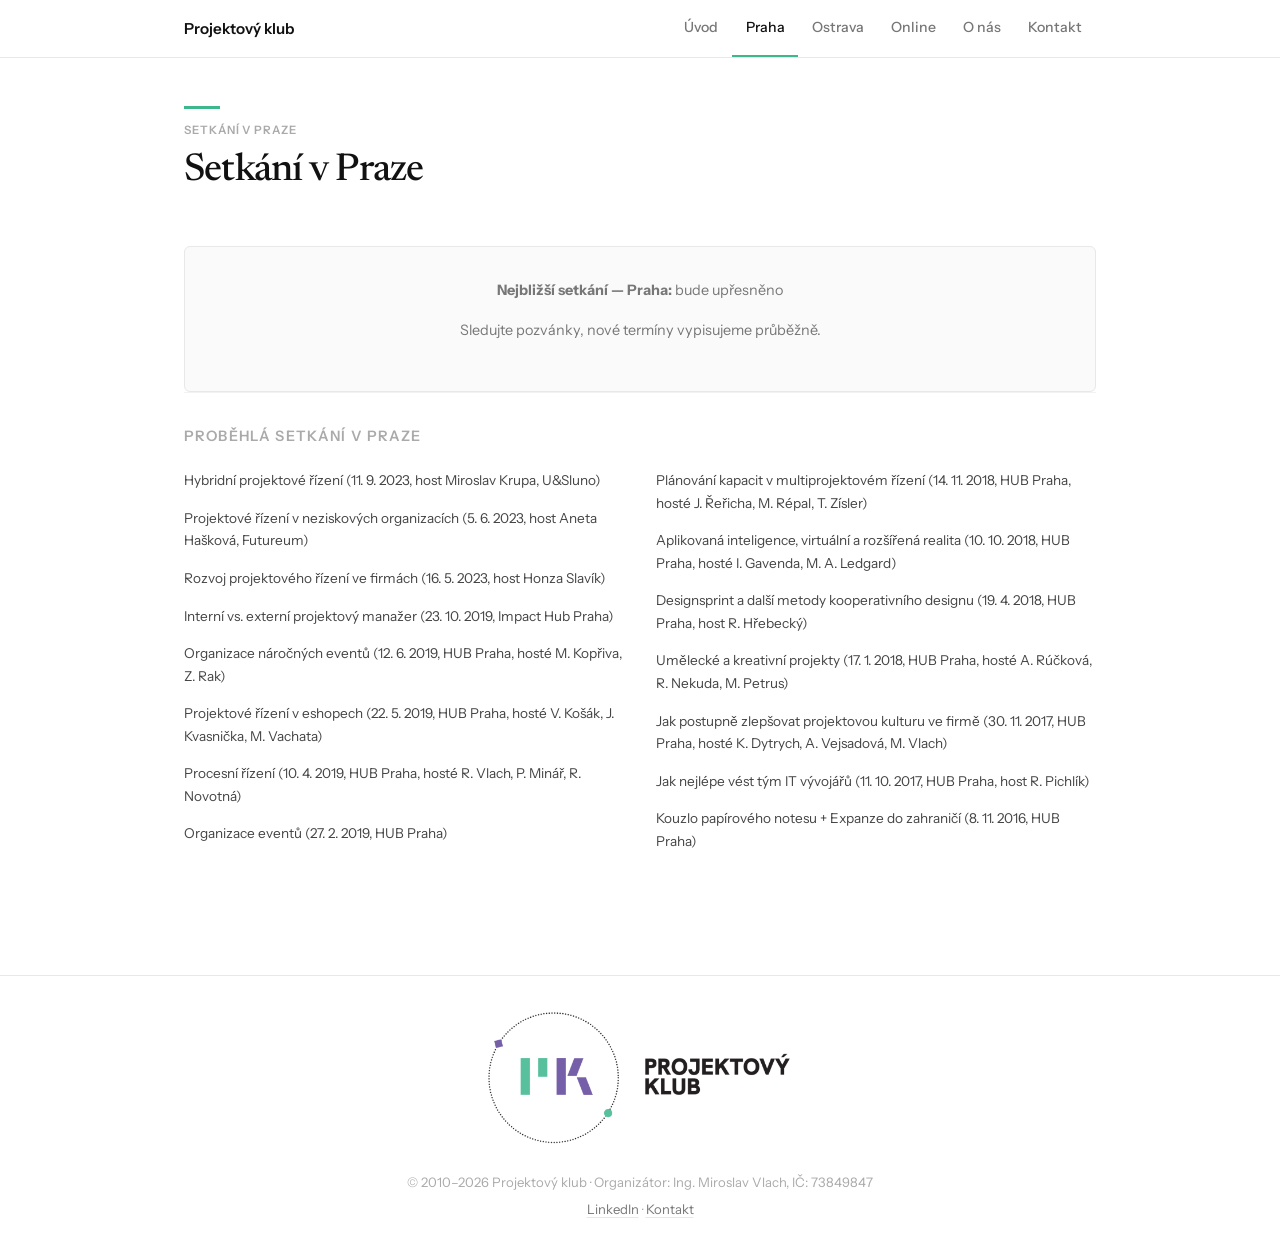
<file: praha.html>
<!DOCTYPE html>
<html lang="cs">
<head>
  <meta charset="UTF-8">
  <meta name="viewport" content="width=device-width, initial-scale=1.0">
  <title>Praha — Projektový klub</title>
  <meta name="description" content="Setkání Projektového klubu v Praze. Termíny, témata a informace o pražských setkáních.">
  <meta property="og:title" content="Projektový klub — Praha">
  <meta property="og:description" content="Setkání Projektového klubu v Praze — přehled proběhlých pražských setkání, jejich témata a hosté. Nové termíny vypisujeme průběžně, sledujte pozvánky.">
  <meta property="og:url" content="https://projektovyklub.cz/praha">
  <link rel="canonical" href="https://projektovyklub.cz/praha">
  <meta property="og:image" content="https://projektovyklub.cz/img/og-default.png">
  <meta property="og:image:width" content="1200">
  <meta property="og:image:height" content="630">
  <meta property="og:image:alt" content="Projektový klub — diskuzní platforma o řízení projektů">
  <meta property="og:type" content="website">
  <meta property="og:site_name" content="Projektový klub">
  <meta name="twitter:card" content="summary_large_image">
  <link href="https://fonts.googleapis.com/css2?family=Instrument+Sans:wght@400;500;600;700&family=Newsreader:opsz,wght@6..72,400;6..72,500;6..72,600&display=swap" rel="stylesheet">
  <link rel="icon" href="img/favicon.ico" sizes="any">
  <link rel="icon" href="img/favicon-32x32.png" type="image/png" sizes="32x32">
  <link rel="apple-touch-icon" href="img/apple-touch-icon.png">
  <link rel="stylesheet" href="css/style.css">
</head>
<body>

  <header class="site-header">
    <div class="header-inner">
      <a href="/" class="site-logo">Projektový klub</a>
      <button class="nav-toggle" aria-label="Menu">
        <span></span><span></span><span></span>
      </button>
      <nav class="main-nav">
        <ul>
          <li><a href="/">Úvod</a></li>
          <li><a href="praha" class="active">Praha</a></li>
          <li><a href="ostrava">Ostrava</a></li>
          <li><a href="online">Online</a></li>
          <li><a href="o-nas">O nás</a></li>
          <li><a href="kontakt">Kontakt</a></li>
        </ul>
      </nav>
    </div>
  </header>

  <div class="page-header">
    <hr class="accent-line">
    <p class="eyebrow">Setkání v Praze</p>
    <h1>Setkání v Praze</h1>
  </div>

  <main class="content">

    <div class="no-event">
      <p><strong>Nejbližší setkání — Praha:</strong> bude upřesněno</p>
      <p>Sledujte pozvánky, nové termíny vypisujeme průběžně.</p>
    </div>

    <p class="section-label">Proběhlá setkání v Praze</p>

    <ul class="history-list" style="list-style: none; margin-left: 0; padding-left: 0;">
      <li>Hybridní projektové řízení (11. 9. 2023, host Miroslav Krupa, U&amp;Sluno)</li>
      <li>Projektové řízení v neziskových organizacích (5. 6. 2023, host Aneta Hašková, Futureum)</li>
      <li>Rozvoj projektového řízení ve firmách (16. 5. 2023, host Honza Slavík)</li>
      <li>Interní vs. externí projektový manažer (23. 10. 2019, Impact Hub Praha)</li>
      <li>Organizace náročných eventů (12. 6. 2019, HUB Praha, hosté M. Kopřiva, Z. Rak)</li>
      <li>Projektové řízení v eshopech (22. 5. 2019, HUB Praha, hosté V. Košák, J. Kvasnička, M. Vachata)</li>
      <li>Procesní řízení (10. 4. 2019, HUB Praha, hosté R. Vlach, P. Minář, R. Novotná)</li>
      <li>Organizace eventů (27. 2. 2019, HUB Praha)</li>
      <li>Plánování kapacit v multiprojektovém řízení (14. 11. 2018, HUB Praha, hosté J. Řeřicha, M. Répal, T. Zísler)</li>
      <li>Aplikovaná inteligence, virtuální a rozšířená realita (10. 10. 2018, HUB Praha, hosté I. Gavenda, M. A. Ledgard)</li>
      <li>Designsprint a další metody kooperativního designu (19. 4. 2018, HUB Praha, host R. Hřebecký)</li>
      <li>Umělecké a kreativní projekty (17. 1. 2018, HUB Praha, hosté A. Rúčková, R. Nekuda, M. Petrus)</li>
      <li>Jak postupně zlepšovat projektovou kulturu ve firmě (30. 11. 2017, HUB Praha, hosté K. Dytrych, A. Vejsadová, M. Vlach)</li>
      <li>Jak nejlépe vést tým IT vývojářů (11. 10. 2017, HUB Praha, host R. Pichlík)</li>
      <li>Kouzlo papírového notesu + Expanze do zahraničí (8. 11. 2016, HUB Praha)</li>
    </ul>

  </main>

  <footer class="site-footer">
    <div class="footer-inner">
      <img src="img/logo-basic-PK-min.png" alt="Projektový klub" style="height: 140px; display: block; margin: 0 auto 1.5rem;">
      <p>&copy; 2010–2026 Projektový klub · Organizátor: Ing. Miroslav Vlach, IČ: 73849847</p>
      <p><a href="https://www.linkedin.com/company/projektovy-klub/" target="_blank" rel="noopener">LinkedIn</a> · <a href="kontakt">Kontakt</a></p>
    </div>
  </footer>

  <script src="js/main.js"></script>
</body>
</html>
</file>
<file: css/style.css>
/* ============================================
   PROJEKTOVÝ KLUB — Editorial Minimalist Design
   Černobílý základ, barvy z loga jako střídmé akcenty
   ============================================ */

/* --- CSS Variables --- */
:root {
  --teal: #3DB88C;
  --teal-light: #E1F5EE;
  --teal-dark: #085041;
  --purple: #7B6BAA;
  --purple-light: #F5F4FA;
  --purple-dark: #3C3489;
  --ink: #111;
  --ink-mid: #444;
  --ink-soft: #777;
  --ink-faint: #aaa;
  --border: #e8e8e8;
  --border-light: #f2f2f2;
  --surface: #fafafa;
  --white: #fff;
  --font-body: 'Instrument Sans', sans-serif;
  --font-display: 'Newsreader', serif;
  --max-width: 960px;
  --radius: 6px;
  --transition: 0.2s ease;
}

/* --- Reset & Base --- */
*, *::before, *::after { box-sizing: border-box; margin: 0; padding: 0; }

html {
  scroll-behavior: smooth;
  -webkit-font-smoothing: antialiased;
}

body {
  font-family: var(--font-body);
  font-size: 16px;
  line-height: 1.65;
  color: var(--ink-mid);
  background: var(--white);
}

a {
  color: var(--ink);
  text-decoration: underline;
  text-decoration-color: var(--teal);
  text-underline-offset: 3px;
  transition: color var(--transition);
}
a:hover { color: var(--teal-dark); }

img { max-width: 100%; height: auto; display: block; }

/* --- Header / Nav --- */
.site-header {
  background: var(--white);
  position: sticky;
  top: 0;
  z-index: 100;
  border-bottom: 1px solid var(--border);
}

.header-inner {
  max-width: var(--max-width);
  margin: 0 auto;
  padding: 0 1.5rem;
  display: flex;
  align-items: center;
  justify-content: space-between;
  gap: 1rem;
}

.site-logo {
  text-decoration: none;
  font-weight: 600;
  font-size: 0.95rem;
  color: var(--ink);
  padding: 0.75rem 0;
  display: flex;
  align-items: center;
}
.site-logo:hover { text-decoration: none; }

/* Hamburger */
.nav-toggle {
  display: none;
  background: none;
  border: none;
  cursor: pointer;
  padding: 0.5rem;
}
.nav-toggle span {
  display: block;
  width: 22px;
  height: 2px;
  background: var(--ink);
  margin: 5px 0;
  border-radius: 2px;
  transition: transform 0.3s ease, opacity 0.3s ease;
}
.nav-toggle.open span:nth-child(1) {
  transform: translateY(7px) rotate(45deg);
}
.nav-toggle.open span:nth-child(2) {
  opacity: 0;
}
.nav-toggle.open span:nth-child(3) {
  transform: translateY(-7px) rotate(-45deg);
}

.main-nav ul {
  list-style: none;
  display: flex;
  gap: 0;
}

.main-nav a {
  display: block;
  padding: 1rem 0.85rem;
  color: var(--ink-soft);
  font-size: 0.88rem;
  font-weight: 500;
  text-decoration: none;
  transition: color var(--transition), background var(--transition);
  border-bottom: 2px solid transparent;
}
.main-nav a:hover {
  color: var(--ink);
  background: var(--surface);
  text-decoration: none;
}
.main-nav a.active {
  color: var(--ink);
  border-bottom-color: var(--teal);
  text-decoration: none;
}

/* --- Page Header (replaces hero) --- */
.page-header {
  max-width: var(--max-width);
  margin: 0 auto;
  padding: 3rem 1.5rem 0;
}

.eyebrow {
  font-size: 0.72rem;
  text-transform: uppercase;
  letter-spacing: 0.08em;
  color: var(--ink-faint);
  font-weight: 600;
  margin-bottom: 0.5rem;
}

.page-header h1 {
  font-family: var(--font-display);
  font-size: 2.4rem;
  font-weight: 500;
  letter-spacing: -0.02em;
  color: var(--ink);
  line-height: 1.2;
  margin-bottom: 0.75rem;
}

.page-header .lede {
  font-size: 1.05rem;
  color: var(--ink-mid);
  line-height: 1.6;
  max-width: 680px;
  margin-bottom: 1.5rem;
}

/* --- Teal accent line --- */
.accent-line {
  width: 36px;
  height: 3px;
  background: var(--teal);
  margin-bottom: 0.75rem;
  border: none;
}

/* --- Chips / Badges --- */
.chips {
  display: flex;
  flex-wrap: wrap;
  gap: 0.5rem;
  margin-bottom: 2rem;
}

.chip {
  display: inline-block;
  padding: 0.35rem 0.85rem;
  font-size: 0.8rem;
  font-weight: 600;
  border-radius: 100px;
}

.chip-dark {
  background: var(--ink);
  color: var(--white);
}

.chip-outline {
  border: 1px solid var(--border);
  color: var(--ink-mid);
}

.chip-teal {
  border: 1px solid var(--teal);
  color: var(--teal-dark);
  background: var(--teal-light);
}

/* --- Buttons --- */
.btn {
  display: inline-block;
  padding: 0.7rem 1.75rem;
  border-radius: var(--radius);
  font-weight: 600;
  font-size: 0.9rem;
  text-decoration: none;
  transition: all var(--transition);
  cursor: pointer;
  border: none;
}

.btn-primary {
  background: var(--teal);
  color: var(--white);
}
.btn-primary:hover {
  background: var(--teal-dark);
  color: var(--white);
  text-decoration: none;
  transform: translateY(-1px);
}

/* --- Main Content Area --- */
.content {
  max-width: var(--max-width);
  margin: 0 auto;
  padding: 2.5rem 1.5rem 3rem;
}

/* --- Section Label --- */
.section-label {
  font-size: 0.72rem;
  text-transform: uppercase;
  letter-spacing: 0.08em;
  color: var(--ink-faint);
  font-weight: 600;
  margin-bottom: 1rem;
  padding-top: 2rem;
  border-top: 1px solid var(--border-light);
}
.section-label:first-child { border-top: none; padding-top: 0; }

/* --- Section Titles --- */
.content h2 {
  font-family: var(--font-display);
  font-size: 1.6rem;
  font-weight: 500;
  color: var(--ink);
  margin: 2.5rem 0 0.75rem;
  line-height: 1.3;
  letter-spacing: -0.01em;
}
.content h2:first-child { margin-top: 0; }

.content h3 {
  font-size: 1rem;
  font-weight: 700;
  color: var(--ink);
  margin: 1.5rem 0 0.5rem;
}

/* --- Paragraphs, Lists --- */
.content p {
  margin-bottom: 1rem;
  font-size: 0.9rem;
}

.content ul, .content ol {
  margin: 0 0 1.25rem 1.5rem;
  font-size: 0.9rem;
}
.content li {
  margin-bottom: 0.35rem;
}

/* --- Cards / Boxes --- */
.card {
  background: var(--surface);
  border-radius: var(--radius);
  padding: 1.75rem;
  border: 1px solid var(--border);
  margin-bottom: 1.5rem;
}

.card h3 { margin-top: 0; }

/* --- Speaker Cards --- */
.speakers-grid {
  display: grid;
  grid-template-columns: repeat(auto-fit, minmax(280px, 1fr));
  gap: 1rem;
  margin: 1rem 0 0;
}

.speaker-card {
  background: var(--surface);
  border-left: 3px solid var(--border);
  padding: 1.25rem 1.5rem;
  border-radius: 0 var(--radius) var(--radius) 0;
  transition: border-color var(--transition);
}
.speaker-card:hover { border-left-color: var(--teal); }
.speaker-card.purple:hover { border-left-color: var(--purple); }

.speaker-card .speaker-name {
  font-weight: 700;
  font-size: 0.95rem;
  color: var(--ink);
  margin-bottom: 0.15rem;
}

.speaker-card .speaker-role {
  font-size: 0.82rem;
  color: var(--ink-soft);
  margin-bottom: 0.5rem;
}

.speaker-card .speaker-talk {
  font-family: var(--font-display);
  font-style: italic;
  font-size: 0.9rem;
  color: var(--ink-mid);
}

/* --- Program Steps --- */
.program-list {
  list-style: none;
  margin: 1rem 0 0;
  padding: 0;
}

.program-list li {
  padding: 0.5rem 0;
  padding-left: 1.25rem;
  position: relative;
  font-size: 0.9rem;
  border-bottom: 1px solid var(--border-light);
}
.program-list li:last-child { border-bottom: none; }

.program-list li::before {
  content: '';
  position: absolute;
  left: 0;
  top: 0.85rem;
  width: 8px;
  height: 8px;
  border-radius: 50%;
  background: var(--teal);
}
.program-list li.purple::before { background: var(--purple); }
.program-list li.gray::before { background: var(--ink-faint); }

/* --- Topic Tags --- */
.topic-tags {
  display: flex;
  flex-wrap: wrap;
  gap: 0.4rem;
  margin: 1rem 0 0;
}

.topic-tag {
  background: var(--surface);
  border: 1px solid var(--border-light);
  color: var(--ink-mid);
  padding: 0.3rem 0.75rem;
  border-radius: 100px;
  font-size: 0.8rem;
}

/* --- Info Table --- */
.info-table {
  margin: 1rem 0 0;
}

.info-table .info-row {
  display: flex;
  padding: 0.5rem 0;
  border-bottom: 1px solid var(--border-light);
  font-size: 0.9rem;
}
.info-table .info-row:last-child { border-bottom: none; }

.info-row .info-label {
  width: 140px;
  flex-shrink: 0;
  color: var(--ink-soft);
  font-weight: 500;
}

.info-row .info-value {
  color: var(--ink);
}

/* --- Medailonek (bio) --- */
.bio { margin: 1rem 0; }

.bio-name {
  font-weight: 700;
  font-size: 0.95rem;
  color: var(--ink);
  margin-bottom: 0.25rem;
  padding-left: 1rem;
  position: relative;
}
.bio-name::before {
  content: '';
  position: absolute;
  left: 0;
  top: 0.35rem;
  width: 6px;
  height: 6px;
  border-radius: 50%;
  background: var(--teal);
}
.bio-name.purple::before { background: var(--purple); }

.bio p {
  font-size: 0.88rem;
  color: var(--ink-mid);
}

/* --- CTA Block (dark registration) --- */
.cta-block {
  background: var(--ink);
  color: var(--white);
  padding: 2rem;
  border-radius: var(--radius);
  margin: 2rem 0;
}

.cta-block h3 {
  color: var(--white);
  margin-top: 0;
  margin-bottom: 0.5rem;
}

.cta-block p {
  color: rgba(255,255,255,0.75);
  font-size: 0.9rem;
}

.cta-block .btn-primary {
  margin-top: 0.5rem;
}

.cta-signature {
  margin-top: 1.5rem;
  padding-top: 1rem;
  border-top: 1px solid rgba(255,255,255,0.15);
  font-size: 0.88rem;
  color: rgba(255,255,255,0.6);
}
.cta-signature strong { color: var(--white); }

/* --- Stats Row (homepage) --- */
.stats-row {
  display: flex;
  justify-content: center;
  gap: 3rem;
  padding: 1.5rem 0 0.5rem;
  margin-bottom: 1rem;
}

.stat {
  text-align: center;
}

.stat-number {
  display: block;
  font-family: var(--font-display);
  font-size: 2rem;
  font-weight: 500;
  color: var(--ink);
  line-height: 1.2;
}

.stat-label {
  display: block;
  font-size: 0.75rem;
  text-transform: uppercase;
  letter-spacing: 0.08em;
  color: var(--ink-faint);
  font-weight: 600;
  margin-top: 0.15rem;
}

@media (max-width: 480px) {
  .stats-row { gap: 1.5rem; }
  .stat-number { font-size: 1.5rem; }
}

/* --- Benefits Grid (homepage) --- */
.benefits-grid {
  display: grid;
  grid-template-columns: repeat(auto-fit, minmax(220px, 1fr));
  gap: 1rem;
  margin: 1.5rem 0;
}

.benefit-item {
  background: var(--surface);
  border-radius: var(--radius);
  padding: 1.25rem;
  border: 1px solid var(--border);
  border-top: 3px solid var(--teal);
}

.benefit-item h3 {
  font-size: 0.95rem;
  margin: 0 0 0.35rem;
  color: var(--ink);
}

.benefit-item p {
  font-size: 0.85rem;
  color: var(--ink-soft);
  margin: 0;
}

/* --- Upcoming Events (homepage) --- */
.events-list {
  margin: 1.5rem 0;
}

.event-item {
  display: flex;
  gap: 1rem;
  padding: 1rem 0;
  border-bottom: 1px solid var(--border-light);
  align-items: flex-start;
}
.event-item:last-child { border-bottom: none; }

.event-badge {
  flex-shrink: 0;
  padding: 0.3rem 0.75rem;
  border-radius: 100px;
  font-size: 0.75rem;
  font-weight: 700;
  text-transform: uppercase;
  letter-spacing: 0.05em;
}

.event-badge.online {
  background: var(--teal-light);
  color: var(--teal-dark);
}
.event-badge.praha {
  background: var(--purple-light);
  color: var(--purple-dark);
}
.event-badge.ostrava {
  background: var(--surface);
  color: var(--ink-mid);
  border: 1px solid var(--border);
}

.event-detail h3 {
  font-size: 0.95rem;
  margin: 0 0 0.15rem;
  font-weight: 600;
}
.event-detail h3 a {
  text-decoration-color: var(--teal);
}
.event-detail p {
  font-size: 0.85rem;
  color: var(--ink-soft);
  margin: 0;
}

/* --- Highlight Box --- */
.highlight-box {
  background: var(--white);
  border-left: 3px solid var(--teal);
  padding: 1.25rem 1.5rem;
  border-radius: 0 var(--radius) var(--radius) 0;
  margin: 1.5rem 0;
  border: 1px solid var(--border);
  border-left: 3px solid var(--teal);
}

/* --- Contact Info --- */
.contact-grid {
  display: grid;
  grid-template-columns: auto 1fr;
  gap: 0.5rem 1.5rem;
}
.contact-label {
  font-weight: 600;
  color: var(--ink-soft);
  font-size: 0.9rem;
}

/* --- SmartEmailing Form Wrapper --- */
.form-wrapper {
  max-width: 440px;
  margin: 1.5rem 0;
}

.form-wrapper .se-webform {
  background: var(--white);
  border: 1px solid var(--border);
  border-radius: var(--radius);
  font-family: var(--font-body);
  padding: 0;
  width: 100% !important;
}

.form-wrapper .se-webform .se-body ul {
  list-style: none;
  margin: 0;
  padding: 1rem 1.5rem;
}

.form-wrapper .se-webform .se-body ul li {
  margin: 0;
  padding: 0.5rem 0;
}

.form-wrapper .se-webform .se-body ul li label {
  display: block;
  font-size: 0.82rem;
  font-weight: 600;
  color: var(--ink);
  margin-bottom: 0.25rem;
}

.form-wrapper .se-webform .se-body ul li label.se-required::after {
  content: " *";
  color: var(--teal);
}

.form-wrapper .se-webform .se-body ul li label.se-checkbox {
  font-weight: 400;
  font-size: 0.88rem;
  display: flex;
  align-items: center;
  gap: 0.5rem;
  cursor: pointer;
  padding: 0.15rem 0;
}

.form-wrapper .se-webform .se-body ul li label.se-checkbox input {
  margin: 0;
}

.form-wrapper .se-webform .se-body ul li input[type="text"],
.form-wrapper .se-webform .se-body ul li input[type="email"] {
  width: 100%;
  padding: 0.55rem 0.75rem;
  font-size: 0.9rem;
  font-family: var(--font-body);
  border: 1px solid var(--border);
  border-radius: var(--radius);
  background: var(--white);
  color: var(--ink);
  transition: border-color var(--transition), box-shadow var(--transition);
}

.form-wrapper .se-webform .se-body ul li input[type="text"]:focus,
.form-wrapper .se-webform .se-body ul li input[type="email"]:focus {
  outline: none;
  border-color: var(--teal);
  box-shadow: 0 0 0 3px rgba(61, 184, 140, 0.12);
}

.form-wrapper .se-submit {
  padding: 0.5rem 1.5rem 1.5rem;
  text-align: left;
}

.form-wrapper .se-submit button {
  background: var(--teal);
  color: var(--white);
  border: none;
  border-radius: var(--radius);
  font-family: var(--font-body);
  font-weight: 600;
  font-size: 0.9rem;
  padding: 0.65rem 1.75rem;
  cursor: pointer;
  transition: background var(--transition), transform var(--transition);
}
.form-wrapper .se-submit button:hover {
  background: var(--teal-dark);
  transform: translateY(-1px);
}

/* --- Person Card (medailonek) --- */
/* --- Photo Mira Vlach --- */
.photo-mira {
  display: block;
  max-width: 300px;
  margin: 1.5rem auto;
  border-radius: var(--radius);
}

/* --- Gallery Grid --- */
.gallery-grid {
  display: grid;
  grid-template-columns: repeat(auto-fill, minmax(200px, 1fr));
  gap: 0.5rem;
  margin: 1.5rem 0;
}

.gallery-grid img {
  width: 100%;
  height: 180px;
  object-fit: cover;
  border-radius: var(--radius);
  cursor: pointer;
  transition: transform var(--transition), box-shadow var(--transition);
}

.gallery-grid img:hover {
  transform: scale(1.03);
  box-shadow: 0 4px 16px rgba(0,0,0,0.1);
}

/* --- History List --- */
.history-list {
  columns: 1;
  margin: 1rem 0;
}

.history-list li {
  font-size: 0.85rem;
  padding: 0.3rem 0;
  break-inside: avoid;
  color: var(--ink-mid);
}

/* --- No-event card --- */
.no-event {
  background: var(--surface);
  border: 1px solid var(--border);
  border-radius: var(--radius);
  padding: 2rem;
  text-align: center;
  color: var(--ink-soft);
  font-size: 0.9rem;
}

/* --- Footer --- */
.site-footer {
  border-top: 1px solid var(--border);
  padding: 2rem 1.5rem;
  margin-top: 3rem;
  text-align: center;
  font-size: 0.82rem;
  color: var(--ink-faint);
}

.site-footer a {
  color: var(--ink-soft);
  text-decoration-color: var(--border);
}
.site-footer a:hover { color: var(--ink); }

.footer-inner {
  max-width: var(--max-width);
  margin: 0 auto;
}

.footer-inner p {
  margin-bottom: 0.35rem;
}

/* --- Responsive --- */
@media (max-width: 768px) {
  .nav-toggle { display: block; }

  .main-nav {
    display: block;
    max-height: 0;
    overflow: hidden;
    transition: max-height 0.3s ease;
    position: absolute;
    top: 100%;
    left: 0;
    right: 0;
    background: var(--white);
    box-shadow: 0 8px 32px rgba(0,0,0,0.08);
    border-bottom: 1px solid var(--border);
  }
  .main-nav.open { max-height: 400px; }

  .main-nav ul {
    flex-direction: column;
  }
  .main-nav a {
    padding: 0.75rem 1.5rem;
    border-bottom: 1px solid var(--border-light);
  }

  .page-header { padding: 2rem 1.5rem 0; }
  .page-header h1 { font-size: 1.75rem; }

  .content { padding: 1.5rem 1rem 2.5rem; }


  .speakers-grid { grid-template-columns: 1fr; }

  .info-row .info-label { width: 110px; }

  .chips { gap: 0.35rem; }

  .history-list { columns: 1; }
}

@media (min-width: 900px) {
  .history-list { columns: 2; column-gap: 2rem; }
}

/* --- Utility --- */
.text-center { text-align: center; }
.mt-0 { margin-top: 0; }
.mb-0 { margin-bottom: 0; }
.mb-2 { margin-bottom: 2rem; }
.sr-only {
  position: absolute;
  width: 1px; height: 1px;
  padding: 0; margin: -1px;
  overflow: hidden;
  clip: rect(0,0,0,0);
  border: 0;
}
</file>
